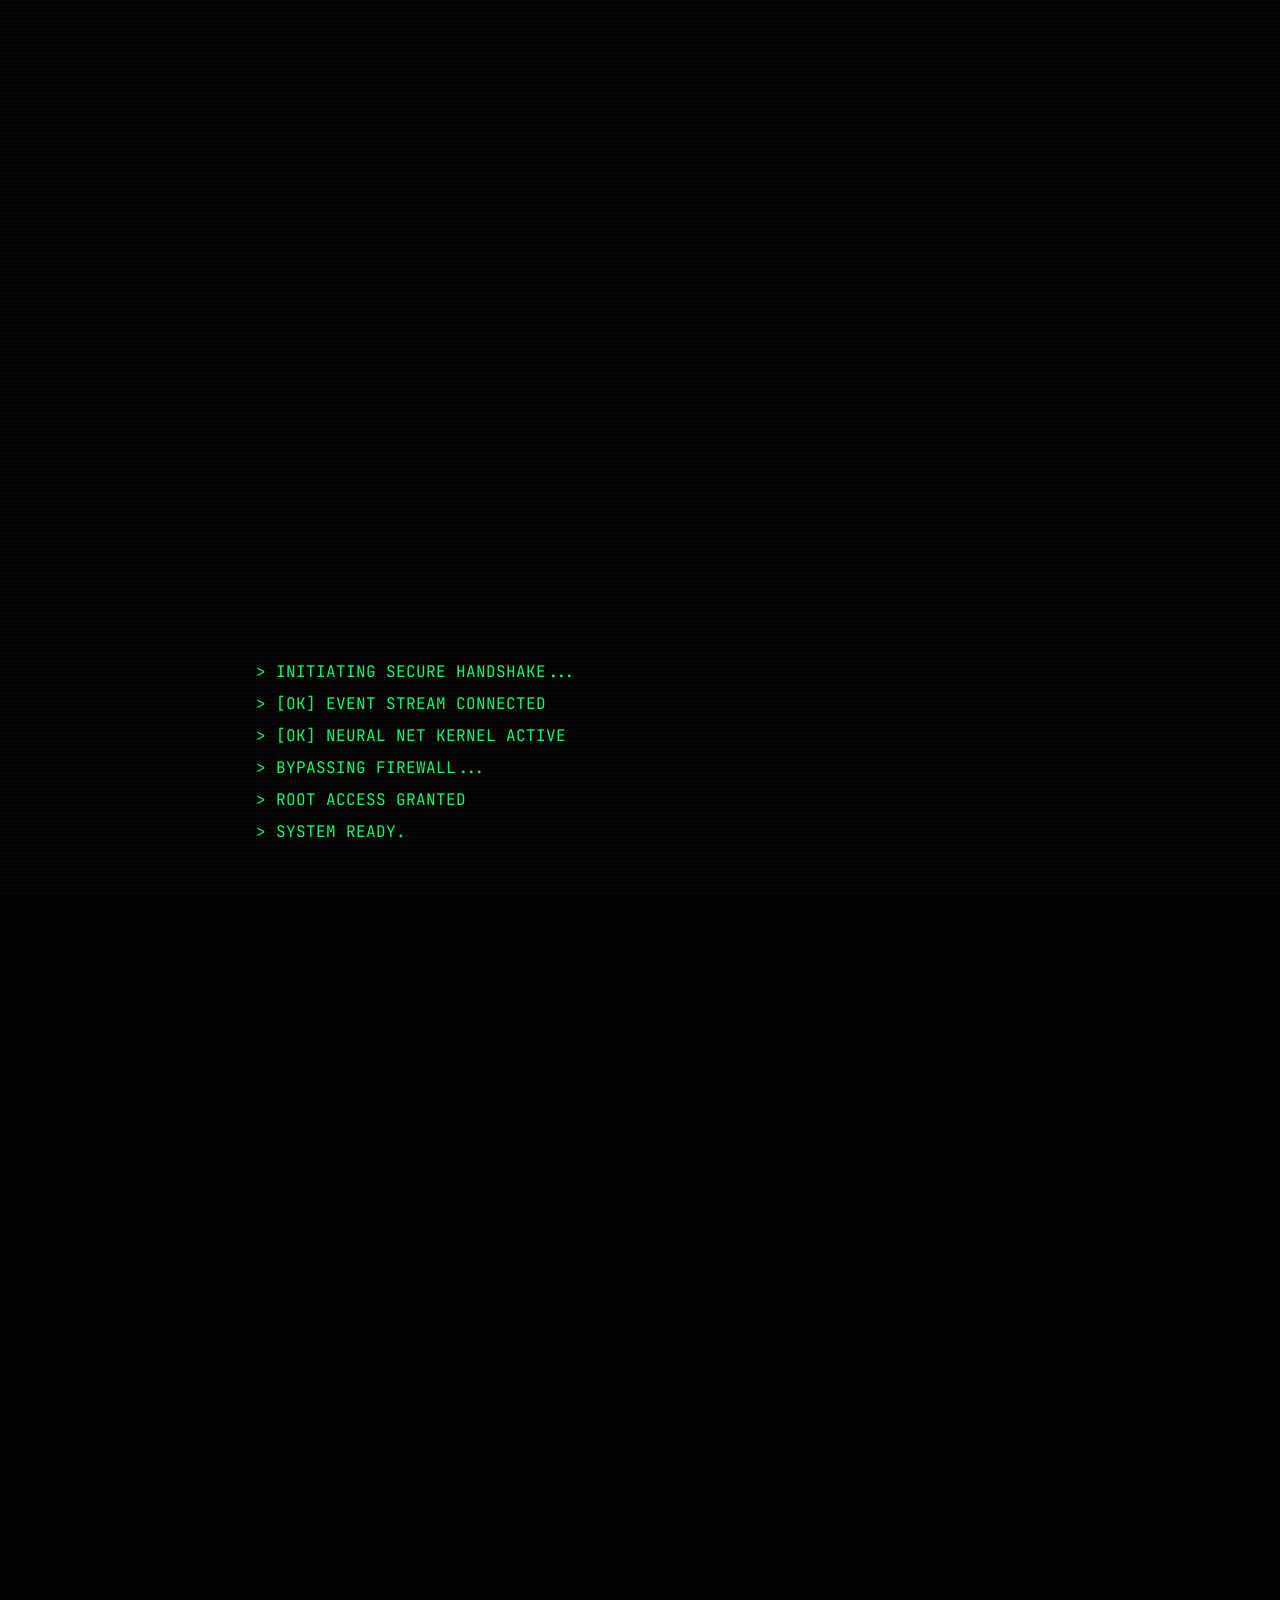
<file: index.html>
<!doctype html>
<html lang="en">

<head>
  <meta charset="UTF-8" />
  <link rel="icon" type="image/svg+xml" href="./favicon.svg" />
  <meta name="viewport" content="width=device-width, initial-scale=1.0" />
  <title>Deepanshu Srivastava Resume</title>
  <script type="module" crossorigin src="./assets/index-4dyptYTr.js"></script>
  <link rel="stylesheet" crossorigin href="./assets/index-Crv8pcF-.css">
</head>

<body>
  <div id="root"></div>
</body>

</html>
</file>
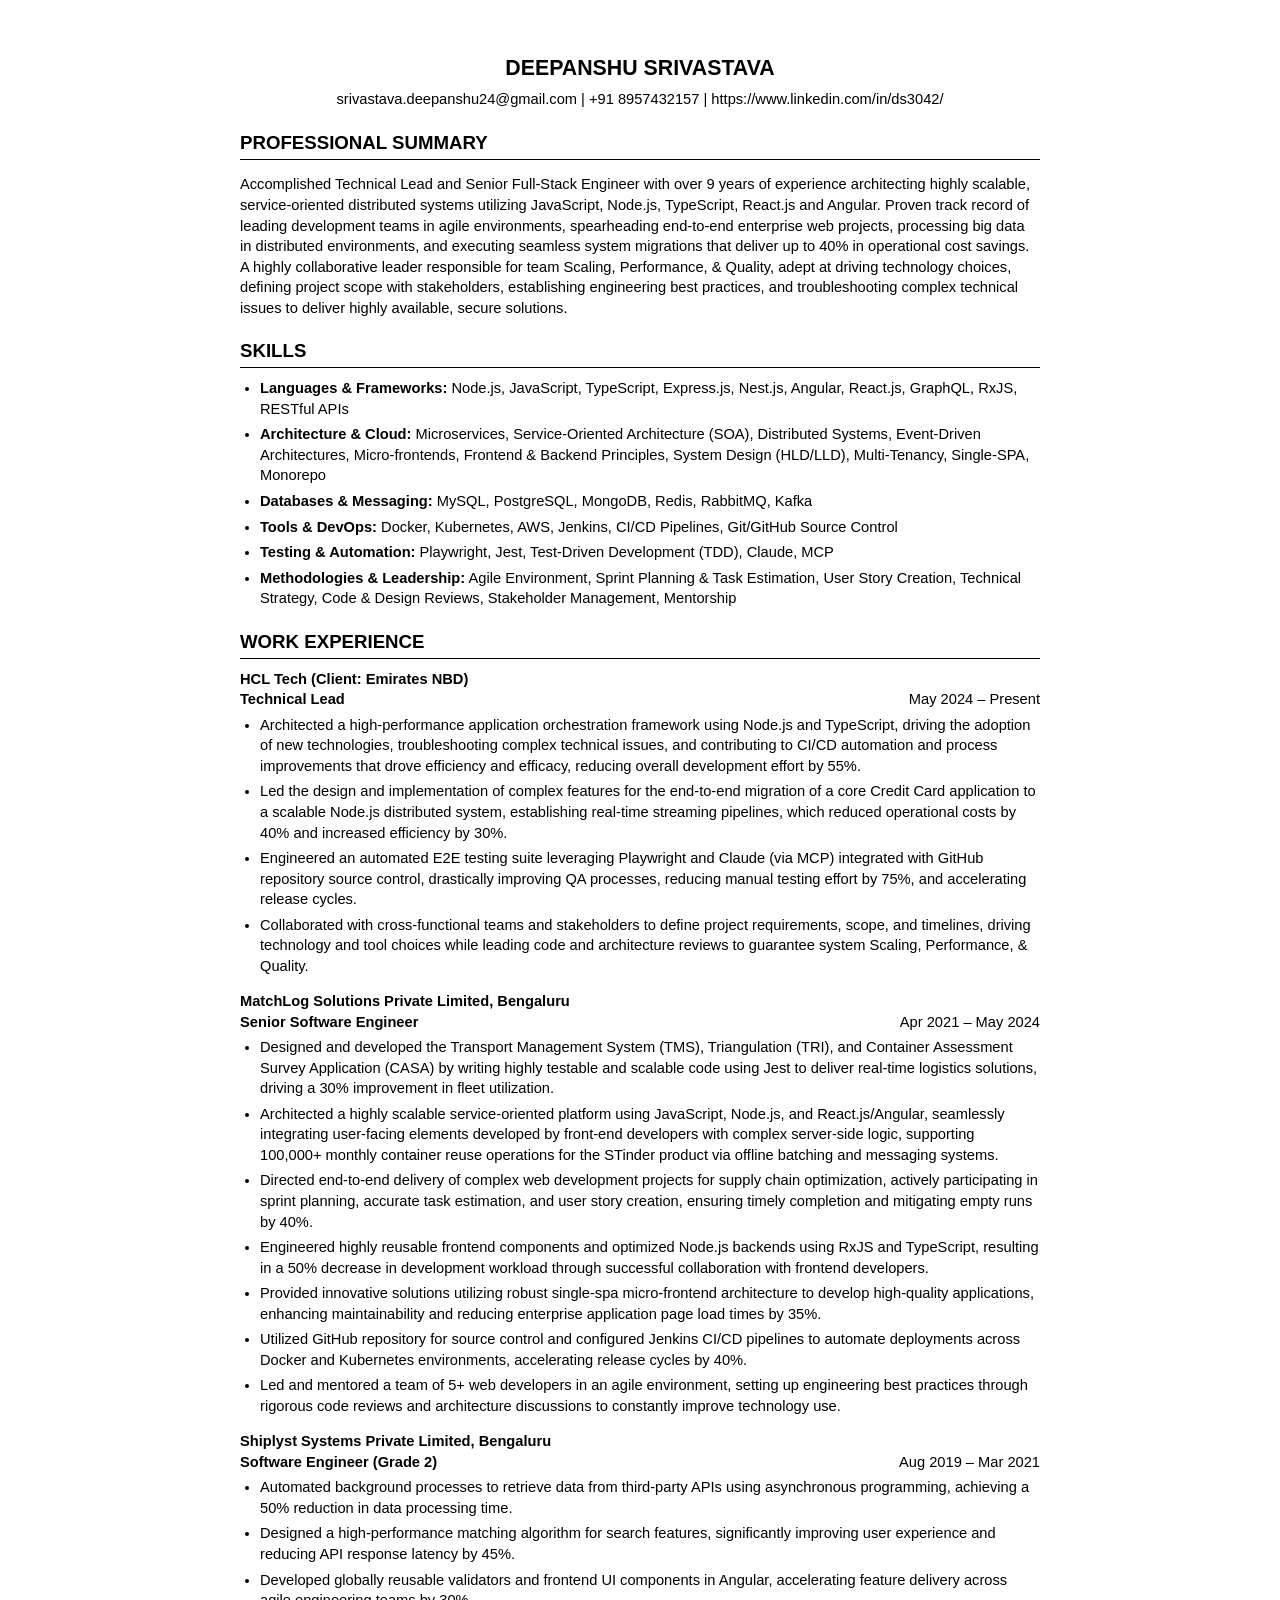
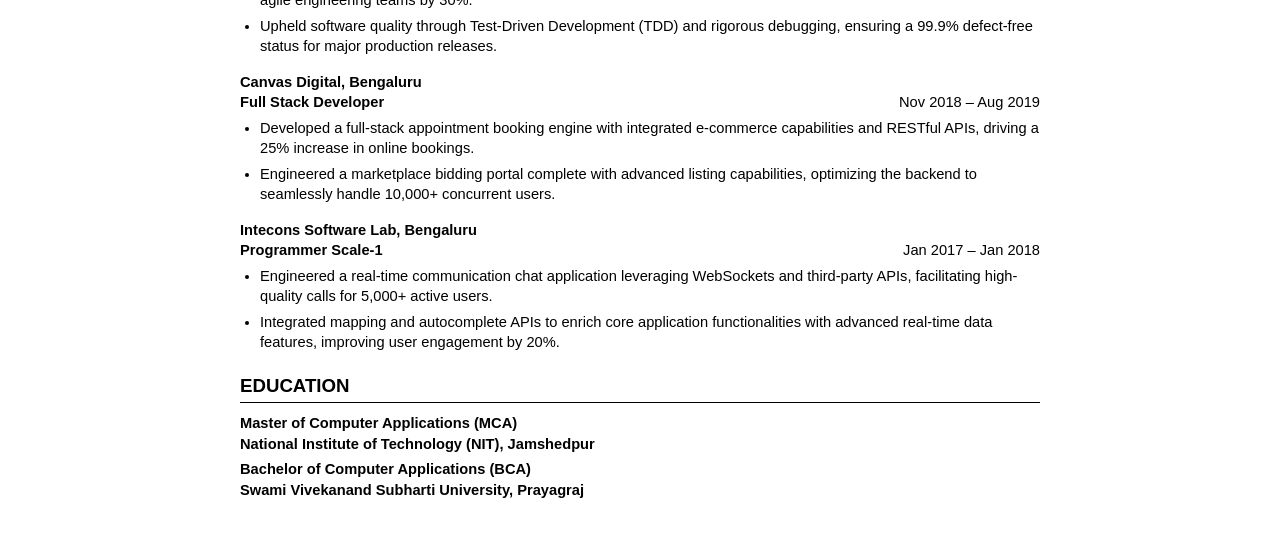
<file: Deepanshu_Srivastava_Resume.html>
<!DOCTYPE html>
<html>
<head>
    <style>
        body {
            font-family: Arial, sans-serif;
            font-size: 11pt;
            line-height: 1.4;
            color: #000;
            max-width: 800px;
            margin: 0 auto;
            padding: 40px;
        }
        h1 {
            font-size: 16pt;
            text-align: center;
            margin-bottom: 5px;
            text-transform: uppercase;
        }
        .contact-info {
            text-align: center;
            margin-bottom: 20px;
            font-size: 11pt;
        }
        h2 {
            font-size: 14pt;
            border-bottom: 1px solid #000;
            padding-bottom: 3px;
            margin-top: 20px;
            margin-bottom: 10px;
            text-transform: uppercase;
        }
        ul {
            margin-top: 5px;
            margin-bottom: 15px;
            padding-left: 20px;
        }
        li {
            margin-bottom: 5px;
        }
        .job-title {
            font-weight: bold;
        }
        .company {
            font-weight: bold;
        }
        .date {
            float: right;
        }
        .job-header {
            margin-bottom: 5px;
        }
    </style>
</head>
<body>
    <h1>Deepanshu Srivastava</h1>
    <div class="contact-info">
        srivastava.deepanshu24@gmail.com | +91 8957432157 | https://www.linkedin.com/in/ds3042/
    </div>

    <h2>Professional Summary</h2>
    <p>Accomplished Technical Lead and Senior Full-Stack Engineer with over 9 years of experience architecting highly scalable, service-oriented distributed systems utilizing JavaScript, Node.js, TypeScript, React.js and Angular. Proven track record of leading development teams in agile environments, spearheading end-to-end enterprise web projects, processing big data in distributed environments, and executing seamless system migrations that deliver up to 40% in operational cost savings. A highly collaborative leader responsible for team Scaling, Performance, & Quality, adept at driving technology choices, defining project scope with stakeholders, establishing engineering best practices, and troubleshooting complex technical issues to deliver highly available, secure solutions.</p>

    <h2>Skills</h2>
    <ul>
        <li><strong>Languages & Frameworks:</strong> Node.js, JavaScript, TypeScript, Express.js, Nest.js, Angular, React.js, GraphQL, RxJS, RESTful APIs</li>
        <li><strong>Architecture & Cloud:</strong> Microservices, Service-Oriented Architecture (SOA), Distributed Systems, Event-Driven Architectures, Micro-frontends, Frontend & Backend Principles, System Design (HLD/LLD), Multi-Tenancy, Single-SPA, Monorepo</li>
        <li><strong>Databases & Messaging:</strong> MySQL, PostgreSQL, MongoDB, Redis, RabbitMQ, Kafka</li>
        <li><strong>Tools & DevOps:</strong> Docker, Kubernetes, AWS, Jenkins, CI/CD Pipelines, Git/GitHub Source Control</li>
        <li><strong>Testing & Automation:</strong> Playwright, Jest, Test-Driven Development (TDD), Claude, MCP</li>
        <li><strong>Methodologies & Leadership:</strong> Agile Environment, Sprint Planning & Task Estimation, User Story Creation, Technical Strategy, Code & Design Reviews, Stakeholder Management, Mentorship</li>
    </ul>

    <h2>Work Experience</h2>

    <div class="job-header">
        <span class="company">HCL Tech (Client: Emirates NBD)</span><br/>
        <span class="job-title">Technical Lead</span> <span class="date">May 2024 – Present</span>
    </div>
    <ul>
        <li>Architected a high-performance application orchestration framework using Node.js and TypeScript, driving the adoption of new technologies, troubleshooting complex technical issues, and contributing to CI/CD automation and process improvements that drove efficiency and efficacy, reducing overall development effort by 55%.</li>
        <li>Led the design and implementation of complex features for the end-to-end migration of a core Credit Card application to a scalable Node.js distributed system, establishing real-time streaming pipelines, which reduced operational costs by 40% and increased efficiency by 30%.</li>
        <li>Engineered an automated E2E testing suite leveraging Playwright and Claude (via MCP) integrated with GitHub repository source control, drastically improving QA processes, reducing manual testing effort by 75%, and accelerating release cycles.</li>
        <li>Collaborated with cross-functional teams and stakeholders to define project requirements, scope, and timelines, driving technology and tool choices while leading code and architecture reviews to guarantee system Scaling, Performance, & Quality.</li>
    </ul>

    <div class="job-header">
        <span class="company">MatchLog Solutions Private Limited, Bengaluru</span><br/>
        <span class="job-title">Senior Software Engineer</span> <span class="date">Apr 2021 – May 2024</span>
    </div>
    <ul>
        <li>Designed and developed the Transport Management System (TMS), Triangulation (TRI), and Container Assessment Survey Application (CASA) by writing highly testable and scalable code using Jest to deliver real-time logistics solutions, driving a 30% improvement in fleet utilization.</li>
        <li>Architected a highly scalable service-oriented platform using JavaScript, Node.js, and React.js/Angular, seamlessly integrating user-facing elements developed by front-end developers with complex server-side logic, supporting 100,000+ monthly container reuse operations for the STinder product via offline batching and messaging systems.</li>
        <li>Directed end-to-end delivery of complex web development projects for supply chain optimization, actively participating in sprint planning, accurate task estimation, and user story creation, ensuring timely completion and mitigating empty runs by 40%.</li>
        <li>Engineered highly reusable frontend components and optimized Node.js backends using RxJS and TypeScript, resulting in a 50% decrease in development workload through successful collaboration with frontend developers.</li>
        <li>Provided innovative solutions utilizing robust single-spa micro-frontend architecture to develop high-quality applications, enhancing maintainability and reducing enterprise application page load times by 35%.</li>
        <li>Utilized GitHub repository for source control and configured Jenkins CI/CD pipelines to automate deployments across Docker and Kubernetes environments, accelerating release cycles by 40%.</li>
        <li>Led and mentored a team of 5+ web developers in an agile environment, setting up engineering best practices through rigorous code reviews and architecture discussions to constantly improve technology use.</li>
    </ul>

    <div class="job-header">
        <span class="company">Shiplyst Systems Private Limited, Bengaluru</span><br/>
        <span class="job-title">Software Engineer (Grade 2)</span> <span class="date">Aug 2019 – Mar 2021</span>
    </div>
    <ul>
        <li>Automated background processes to retrieve data from third-party APIs using asynchronous programming, achieving a 50% reduction in data processing time.</li>
        <li>Designed a high-performance matching algorithm for search features, significantly improving user experience and reducing API response latency by 45%.</li>
        <li>Developed globally reusable validators and frontend UI components in Angular, accelerating feature delivery across agile engineering teams by 30%.</li>
        <li>Upheld software quality through Test-Driven Development (TDD) and rigorous debugging, ensuring a 99.9% defect-free status for major production releases.</li>
    </ul>

    <div class="job-header">
        <span class="company">Canvas Digital, Bengaluru</span><br/>
        <span class="job-title">Full Stack Developer</span> <span class="date">Nov 2018 – Aug 2019</span>
    </div>
    <ul>
        <li>Developed a full-stack appointment booking engine with integrated e-commerce capabilities and RESTful APIs, driving a 25% increase in online bookings.</li>
        <li>Engineered a marketplace bidding portal complete with advanced listing capabilities, optimizing the backend to seamlessly handle 10,000+ concurrent users.</li>
    </ul>

    <div class="job-header">
        <span class="company">Intecons Software Lab, Bengaluru</span><br/>
        <span class="job-title">Programmer Scale-1</span> <span class="date">Jan 2017 – Jan 2018</span>
    </div>
    <ul>
        <li>Engineered a real-time communication chat application leveraging WebSockets and third-party APIs, facilitating high-quality calls for 5,000+ active users.</li>
        <li>Integrated mapping and autocomplete APIs to enrich core application functionalities with advanced real-time data features, improving user engagement by 20%.</li>
    </ul>

    <h2>Education</h2>
    
    <div class="job-header">
        <span class="job-title">Master of Computer Applications (MCA)</span><br/>
        <span class="company">National Institute of Technology (NIT), Jamshedpur</span>
    </div>
    <div class="job-header">
        <span class="job-title">Bachelor of Computer Applications (BCA)</span><br/>
        <span class="company">Swami Vivekanand Subharti University, Prayagraj</span>
    </div>

</body>
</html>
</file>
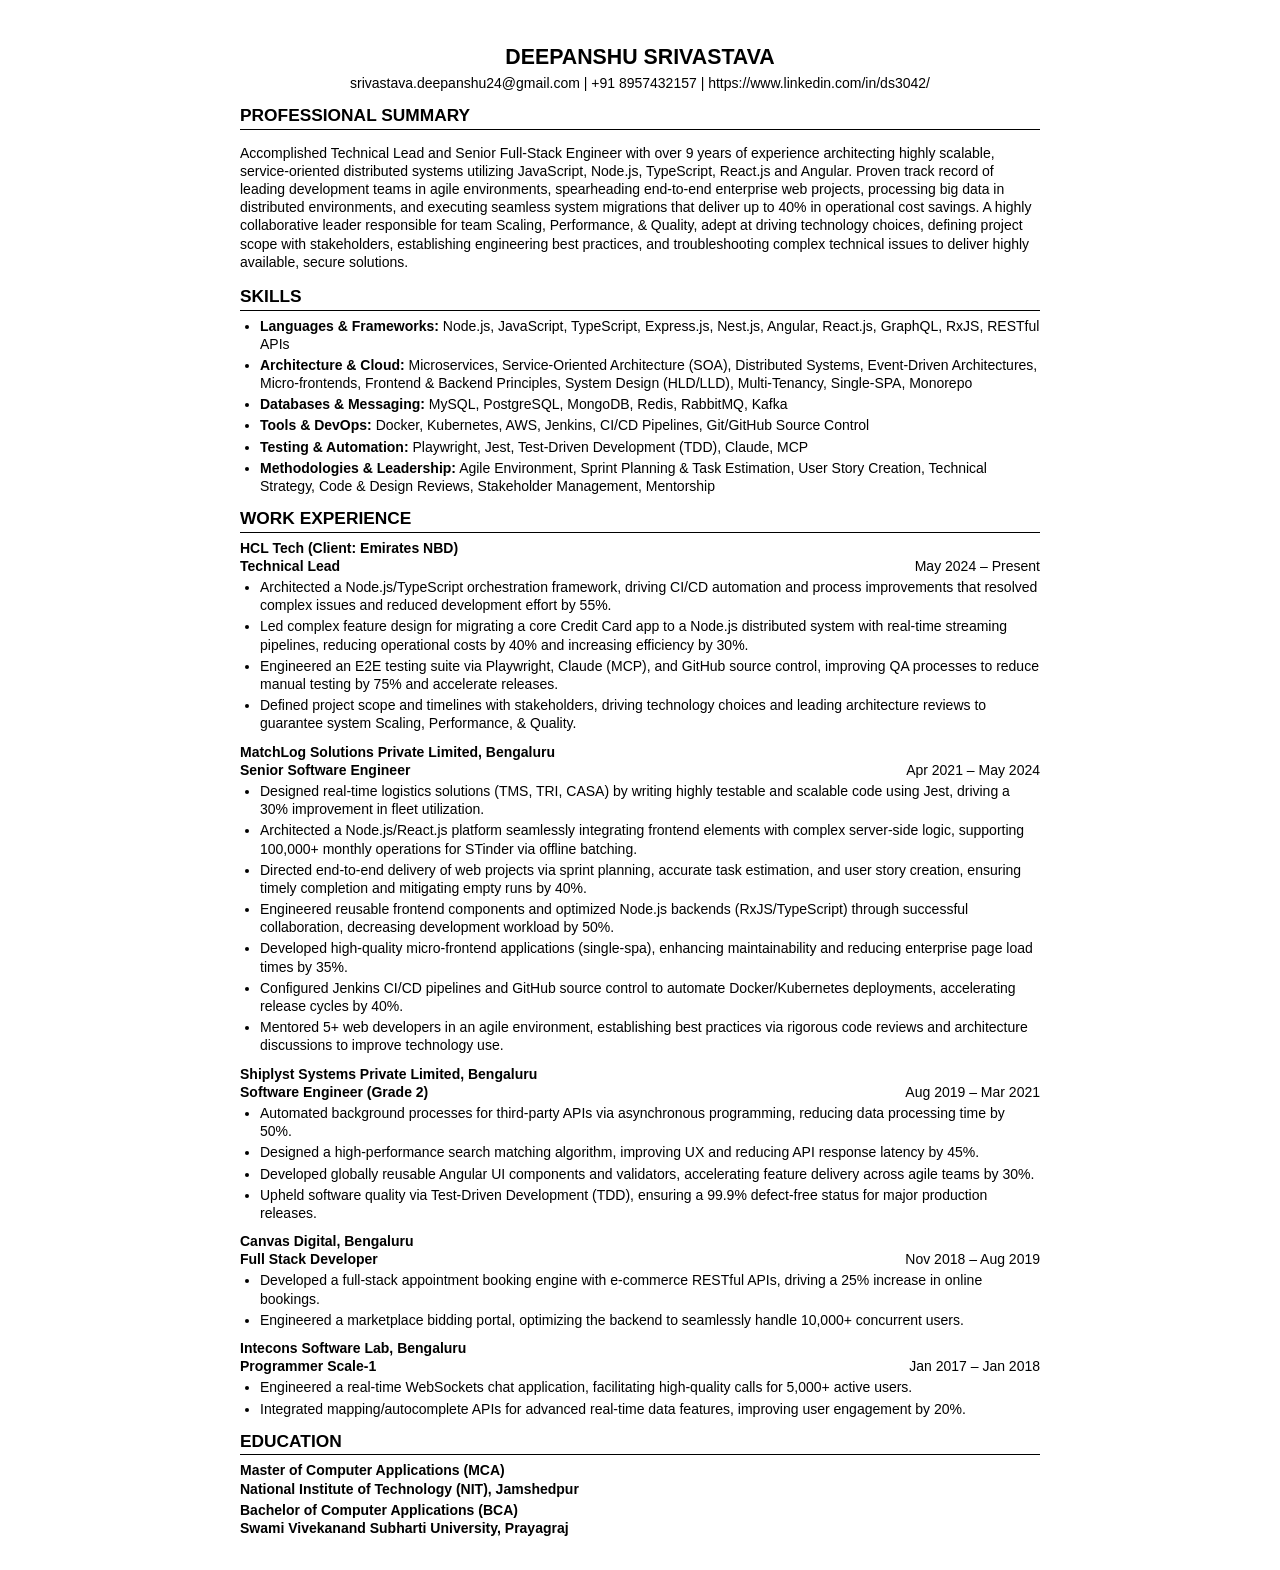
<file: Deepanshu_Srivastava_Resume_2Page.html>
<!DOCTYPE html>
<html>
<head>
    <style>
        body {
            font-family: Arial, sans-serif;
            font-size: 10.5pt;
            line-height: 1.3;
            color: #000;
            max-width: 800px;
            margin: 0 auto;
            padding: 30px;
        }
        h1 {
            font-size: 16pt;
            text-align: center;
            margin-bottom: 2px;
            text-transform: uppercase;
        }
        .contact-info {
            text-align: center;
            margin-bottom: 12px;
            font-size: 10.5pt;
        }
        h2 {
            font-size: 13pt;
            border-bottom: 1px solid #000;
            padding-bottom: 2px;
            margin-top: 12px;
            margin-bottom: 6px;
            text-transform: uppercase;
        }
        ul {
            margin-top: 3px;
            margin-bottom: 10px;
            padding-left: 20px;
        }
        li {
            margin-bottom: 3px;
        }
        .job-title {
            font-weight: bold;
        }
        .company {
            font-weight: bold;
        }
        .date {
            float: right;
        }
        .job-header {
            margin-bottom: 3px;
        }
    </style>
</head>
<body>
    <h1>Deepanshu Srivastava</h1>
    <div class="contact-info">
        srivastava.deepanshu24@gmail.com | +91 8957432157 | https://www.linkedin.com/in/ds3042/
    </div>

    <h2>Professional Summary</h2>
    <p>Accomplished Technical Lead and Senior Full-Stack Engineer with over 9 years of experience architecting highly scalable, service-oriented distributed systems utilizing JavaScript, Node.js, TypeScript, React.js and Angular. Proven track record of leading development teams in agile environments, spearheading end-to-end enterprise web projects, processing big data in distributed environments, and executing seamless system migrations that deliver up to 40% in operational cost savings. A highly collaborative leader responsible for team Scaling, Performance, & Quality, adept at driving technology choices, defining project scope with stakeholders, establishing engineering best practices, and troubleshooting complex technical issues to deliver highly available, secure solutions.</p>

    <h2>Skills</h2>
    <ul>
        <li><strong>Languages & Frameworks:</strong> Node.js, JavaScript, TypeScript, Express.js, Nest.js, Angular, React.js, GraphQL, RxJS, RESTful APIs</li>
        <li><strong>Architecture & Cloud:</strong> Microservices, Service-Oriented Architecture (SOA), Distributed Systems, Event-Driven Architectures, Micro-frontends, Frontend & Backend Principles, System Design (HLD/LLD), Multi-Tenancy, Single-SPA, Monorepo</li>
        <li><strong>Databases & Messaging:</strong> MySQL, PostgreSQL, MongoDB, Redis, RabbitMQ, Kafka</li>
        <li><strong>Tools & DevOps:</strong> Docker, Kubernetes, AWS, Jenkins, CI/CD Pipelines, Git/GitHub Source Control</li>
        <li><strong>Testing & Automation:</strong> Playwright, Jest, Test-Driven Development (TDD), Claude, MCP</li>
        <li><strong>Methodologies & Leadership:</strong> Agile Environment, Sprint Planning & Task Estimation, User Story Creation, Technical Strategy, Code & Design Reviews, Stakeholder Management, Mentorship</li>
    </ul>

    <h2>Work Experience</h2>

    <div class="job-header">
        <span class="company">HCL Tech (Client: Emirates NBD)</span><br/>
        <span class="job-title">Technical Lead</span> <span class="date">May 2024 – Present</span>
    </div>
    <ul>
        <li>Architected a Node.js/TypeScript orchestration framework, driving CI/CD automation and process improvements that resolved complex issues and reduced development effort by 55%.</li>
        <li>Led complex feature design for migrating a core Credit Card app to a Node.js distributed system with real-time streaming pipelines, reducing operational costs by 40% and increasing efficiency by 30%.</li>
        <li>Engineered an E2E testing suite via Playwright, Claude (MCP), and GitHub source control, improving QA processes to reduce manual testing by 75% and accelerate releases.</li>
        <li>Defined project scope and timelines with stakeholders, driving technology choices and leading architecture reviews to guarantee system Scaling, Performance, & Quality.</li>
    </ul>

    <div class="job-header">
        <span class="company">MatchLog Solutions Private Limited, Bengaluru</span><br/>
        <span class="job-title">Senior Software Engineer</span> <span class="date">Apr 2021 – May 2024</span>
    </div>
    <ul>
        <li>Designed real-time logistics solutions (TMS, TRI, CASA) by writing highly testable and scalable code using Jest, driving a 30% improvement in fleet utilization.</li>
        <li>Architected a Node.js/React.js platform seamlessly integrating frontend elements with complex server-side logic, supporting 100,000+ monthly operations for STinder via offline batching.</li>
        <li>Directed end-to-end delivery of web projects via sprint planning, accurate task estimation, and user story creation, ensuring timely completion and mitigating empty runs by 40%.</li>
        <li>Engineered reusable frontend components and optimized Node.js backends (RxJS/TypeScript) through successful collaboration, decreasing development workload by 50%.</li>
        <li>Developed high-quality micro-frontend applications (single-spa), enhancing maintainability and reducing enterprise page load times by 35%.</li>
        <li>Configured Jenkins CI/CD pipelines and GitHub source control to automate Docker/Kubernetes deployments, accelerating release cycles by 40%.</li>
        <li>Mentored 5+ web developers in an agile environment, establishing best practices via rigorous code reviews and architecture discussions to improve technology use.</li>
    </ul>

    <div class="job-header">
        <span class="company">Shiplyst Systems Private Limited, Bengaluru</span><br/>
        <span class="job-title">Software Engineer (Grade 2)</span> <span class="date">Aug 2019 – Mar 2021</span>
    </div>
    <ul>
        <li>Automated background processes for third-party APIs via asynchronous programming, reducing data processing time by 50%.</li>
        <li>Designed a high-performance search matching algorithm, improving UX and reducing API response latency by 45%.</li>
        <li>Developed globally reusable Angular UI components and validators, accelerating feature delivery across agile teams by 30%.</li>
        <li>Upheld software quality via Test-Driven Development (TDD), ensuring a 99.9% defect-free status for major production releases.</li>
    </ul>

    <div class="job-header">
        <span class="company">Canvas Digital, Bengaluru</span><br/>
        <span class="job-title">Full Stack Developer</span> <span class="date">Nov 2018 – Aug 2019</span>
    </div>
    <ul>
        <li>Developed a full-stack appointment booking engine with e-commerce RESTful APIs, driving a 25% increase in online bookings.</li>
        <li>Engineered a marketplace bidding portal, optimizing the backend to seamlessly handle 10,000+ concurrent users.</li>
    </ul>

    <div class="job-header">
        <span class="company">Intecons Software Lab, Bengaluru</span><br/>
        <span class="job-title">Programmer Scale-1</span> <span class="date">Jan 2017 – Jan 2018</span>
    </div>
    <ul>
        <li>Engineered a real-time WebSockets chat application, facilitating high-quality calls for 5,000+ active users.</li>
        <li>Integrated mapping/autocomplete APIs for advanced real-time data features, improving user engagement by 20%.</li>
    </ul>

    <h2>Education</h2>
    
    <div class="job-header">
        <span class="job-title">Master of Computer Applications (MCA)</span><br/>
        <span class="company">National Institute of Technology (NIT), Jamshedpur</span>
    </div>
    <div class="job-header">
        <span class="job-title">Bachelor of Computer Applications (BCA)</span><br/>
        <span class="company">Swami Vivekanand Subharti University, Prayagraj</span>
    </div>

</body>
</html>
</file>
<file: assets/index-Crv8pcF-.css>
@import "https://fonts.googleapis.com/css2?family=Inter:wght@300;400;500;600;700&family=JetBrains+Mono:wght@400;700&display=swap";@layer components;@layer properties{@supports (((-webkit-hyphens:none)) and (not (margin-trim:inline))) or ((-moz-orient:inline) and (not (color:rgb(from red r g b)))){*,:before,:after,::backdrop{--tw-translate-x:0;--tw-translate-y:0;--tw-translate-z:0;--tw-scale-x:1;--tw-scale-y:1;--tw-scale-z:1;--tw-rotate-x:initial;--tw-rotate-y:initial;--tw-rotate-z:initial;--tw-skew-x:initial;--tw-skew-y:initial;--tw-space-y-reverse:0;--tw-border-style:solid;--tw-gradient-position:initial;--tw-gradient-from:#0000;--tw-gradient-via:#0000;--tw-gradient-to:#0000;--tw-gradient-stops:initial;--tw-gradient-via-stops:initial;--tw-gradient-from-position:0%;--tw-gradient-via-position:50%;--tw-gradient-to-position:100%;--tw-leading:initial;--tw-font-weight:initial;--tw-tracking:initial;--tw-shadow:0 0 #0000;--tw-shadow-color:initial;--tw-shadow-alpha:100%;--tw-inset-shadow:0 0 #0000;--tw-inset-shadow-color:initial;--tw-inset-shadow-alpha:100%;--tw-ring-color:initial;--tw-ring-shadow:0 0 #0000;--tw-inset-ring-color:initial;--tw-inset-ring-shadow:0 0 #0000;--tw-ring-inset:initial;--tw-ring-offset-width:0px;--tw-ring-offset-color:#fff;--tw-ring-offset-shadow:0 0 #0000;--tw-blur:initial;--tw-brightness:initial;--tw-contrast:initial;--tw-grayscale:initial;--tw-hue-rotate:initial;--tw-invert:initial;--tw-opacity:initial;--tw-saturate:initial;--tw-sepia:initial;--tw-drop-shadow:initial;--tw-drop-shadow-color:initial;--tw-drop-shadow-alpha:100%;--tw-drop-shadow-size:initial;--tw-backdrop-blur:initial;--tw-backdrop-brightness:initial;--tw-backdrop-contrast:initial;--tw-backdrop-grayscale:initial;--tw-backdrop-hue-rotate:initial;--tw-backdrop-invert:initial;--tw-backdrop-opacity:initial;--tw-backdrop-saturate:initial;--tw-backdrop-sepia:initial;--tw-duration:initial;--tw-ease:initial;--tw-content:""}}}@layer theme{:root,:host{--font-sans:"Inter", sans-serif;--font-mono:"JetBrains Mono", monospace;--color-black:#000;--color-white:#fff;--spacing:.25rem;--container-md:28rem;--container-lg:32rem;--container-2xl:42rem;--container-3xl:48rem;--container-4xl:56rem;--container-5xl:64rem;--container-6xl:72rem;--container-7xl:80rem;--text-xs:.75rem;--text-xs--line-height:calc(1 / .75);--text-sm:.875rem;--text-sm--line-height:calc(1.25 / .875);--text-base:1rem;--text-base--line-height:calc(1.5 / 1);--text-lg:1.125rem;--text-lg--line-height:calc(1.75 / 1.125);--text-xl:1.25rem;--text-xl--line-height:calc(1.75 / 1.25);--text-2xl:1.5rem;--text-2xl--line-height:calc(2 / 1.5);--text-3xl:1.875rem;--text-3xl--line-height:calc(2.25 / 1.875);--text-4xl:2.25rem;--text-4xl--line-height:calc(2.5 / 2.25);--text-5xl:3rem;--text-5xl--line-height:1;--text-6xl:3.75rem;--text-6xl--line-height:1;--text-7xl:4.5rem;--text-7xl--line-height:1;--text-8xl:6rem;--text-8xl--line-height:1;--text-9xl:8rem;--text-9xl--line-height:1;--font-weight-light:300;--font-weight-bold:700;--font-weight-extrabold:800;--tracking-tighter:-.05em;--tracking-tight:-.025em;--tracking-wider:.05em;--tracking-widest:.1em;--leading-tight:1.25;--leading-normal:1.5;--leading-relaxed:1.625;--radius-sm:.25rem;--radius-2xl:1rem;--ease-in:cubic-bezier(.4, 0, 1, 1);--ease-out:cubic-bezier(0, 0, .2, 1);--ease-in-out:cubic-bezier(.4, 0, .2, 1);--animate-ping:ping 1s cubic-bezier(0, 0, .2, 1) infinite;--animate-pulse:pulse 2s cubic-bezier(.4, 0, .6, 1) infinite;--blur-sm:8px;--blur-md:12px;--blur-xl:24px;--blur-3xl:64px;--default-transition-duration:.15s;--default-transition-timing-function:cubic-bezier(.4, 0, .2, 1);--default-font-family:var(--font-sans);--default-mono-font-family:var(--font-mono);--color-cyber-bg:#030305;--color-cyber-cyan:#0f6;--color-cyber-magenta:#7000ff}}@layer base{*,:after,:before,::backdrop{box-sizing:border-box;border:0 solid;margin:0;padding:0}::file-selector-button{box-sizing:border-box;border:0 solid;margin:0;padding:0}html,:host{-webkit-text-size-adjust:100%;tab-size:4;line-height:1.5;font-family:var(--default-font-family,ui-sans-serif, system-ui, sans-serif, "Apple Color Emoji", "Segoe UI Emoji", "Segoe UI Symbol", "Noto Color Emoji");font-feature-settings:var(--default-font-feature-settings,normal);font-variation-settings:var(--default-font-variation-settings,normal);-webkit-tap-highlight-color:transparent}hr{height:0;color:inherit;border-top-width:1px}abbr:where([title]){-webkit-text-decoration:underline dotted;text-decoration:underline dotted}h1,h2,h3,h4,h5,h6{font-size:inherit;font-weight:inherit}a{color:inherit;-webkit-text-decoration:inherit;-webkit-text-decoration:inherit;-webkit-text-decoration:inherit;-webkit-text-decoration:inherit;text-decoration:inherit}b,strong{font-weight:bolder}code,kbd,samp,pre{font-family:var(--default-mono-font-family,ui-monospace, SFMono-Regular, Menlo, Monaco, Consolas, "Liberation Mono", "Courier New", monospace);font-feature-settings:var(--default-mono-font-feature-settings,normal);font-variation-settings:var(--default-mono-font-variation-settings,normal);font-size:1em}small{font-size:80%}sub,sup{vertical-align:baseline;font-size:75%;line-height:0;position:relative}sub{bottom:-.25em}sup{top:-.5em}table{text-indent:0;border-color:inherit;border-collapse:collapse}:-moz-focusring{outline:auto}progress{vertical-align:baseline}summary{display:list-item}ol,ul,menu{list-style:none}img,svg,video,canvas,audio,iframe,embed,object{vertical-align:middle;display:block}img,video{max-width:100%;height:auto}button,input,select,optgroup,textarea{font:inherit;font-feature-settings:inherit;font-variation-settings:inherit;letter-spacing:inherit;color:inherit;opacity:1;background-color:#0000;border-radius:0}::file-selector-button{font:inherit;font-feature-settings:inherit;font-variation-settings:inherit;letter-spacing:inherit;color:inherit;opacity:1;background-color:#0000;border-radius:0}:where(select:is([multiple],[size])) optgroup{font-weight:bolder}:where(select:is([multiple],[size])) optgroup option{padding-inline-start:20px}::file-selector-button{margin-inline-end:4px}::placeholder{opacity:1}@supports (not ((-webkit-appearance:-apple-pay-button))) or (contain-intrinsic-size:1px){::placeholder{color:currentColor}@supports (color:color-mix(in lab, red, red)){::placeholder{color:color-mix(in oklab, currentcolor 50%, transparent)}}}textarea{resize:vertical}::-webkit-search-decoration{-webkit-appearance:none}::-webkit-date-and-time-value{min-height:1lh;text-align:inherit}::-webkit-datetime-edit{display:inline-flex}::-webkit-datetime-edit-fields-wrapper{padding:0}::-webkit-datetime-edit{padding-block:0}::-webkit-datetime-edit-year-field{padding-block:0}::-webkit-datetime-edit-month-field{padding-block:0}::-webkit-datetime-edit-day-field{padding-block:0}::-webkit-datetime-edit-hour-field{padding-block:0}::-webkit-datetime-edit-minute-field{padding-block:0}::-webkit-datetime-edit-second-field{padding-block:0}::-webkit-datetime-edit-millisecond-field{padding-block:0}::-webkit-datetime-edit-meridiem-field{padding-block:0}::-webkit-calendar-picker-indicator{line-height:1}:-moz-ui-invalid{box-shadow:none}button,input:where([type=button],[type=reset],[type=submit]){appearance:button}::file-selector-button{appearance:button}::-webkit-inner-spin-button{height:auto}::-webkit-outer-spin-button{height:auto}[hidden]:where(:not([hidden=until-found])){display:none!important}}@layer utilities{.pointer-events-auto{pointer-events:auto}.pointer-events-none{pointer-events:none}.invisible{visibility:hidden}.visible{visibility:visible}.absolute{position:absolute}.fixed{position:fixed}.relative{position:relative}.inset-0{inset:0}.inset-2{inset:calc(var(--spacing) * 2)}.-top-4{top:calc(var(--spacing) * -4)}.-top-10{top:calc(var(--spacing) * -10)}.top-0{top:0}.top-1\/2{top:50%}.top-4{top:calc(var(--spacing) * 4)}.-right-4{right:calc(var(--spacing) * -4)}.-right-10{right:calc(var(--spacing) * -10)}.right-4{right:calc(var(--spacing) * 4)}.-bottom-4{bottom:calc(var(--spacing) * -4)}.-bottom-10{bottom:calc(var(--spacing) * -10)}.bottom-0{bottom:0}.bottom-4{bottom:calc(var(--spacing) * 4)}.-left-4{left:calc(var(--spacing) * -4)}.-left-6{left:calc(var(--spacing) * -6)}.-left-10{left:calc(var(--spacing) * -10)}.left-0{left:0}.left-1\/2{left:50%}.z-0{z-index:0}.z-10{z-index:10}.z-20{z-index:20}.z-30{z-index:30}.z-40{z-index:40}.z-50{z-index:50}.z-\[100\]{z-index:100}.z-\[150\]{z-index:150}.z-\[200\]{z-index:200}.z-\[9998\]{z-index:9998}.z-\[9999\]{z-index:9999}.z-\[99999\]{z-index:99999}.container{width:100%}@media (width>=40rem){.container{max-width:40rem}}@media (width>=48rem){.container{max-width:48rem}}@media (width>=64rem){.container{max-width:64rem}}@media (width>=80rem){.container{max-width:80rem}}@media (width>=96rem){.container{max-width:96rem}}.mx-auto{margin-inline:auto}.-mt-2{margin-top:calc(var(--spacing) * -2)}.-mt-4{margin-top:calc(var(--spacing) * -4)}.mt-0\.5{margin-top:calc(var(--spacing) * .5)}.mt-1{margin-top:var(--spacing)}.mt-2{margin-top:calc(var(--spacing) * 2)}.mt-3{margin-top:calc(var(--spacing) * 3)}.mt-4{margin-top:calc(var(--spacing) * 4)}.mt-6{margin-top:calc(var(--spacing) * 6)}.mt-8{margin-top:calc(var(--spacing) * 8)}.mt-auto{margin-top:auto}.mr-2{margin-right:calc(var(--spacing) * 2)}.mb-0\.5{margin-bottom:calc(var(--spacing) * .5)}.mb-1{margin-bottom:var(--spacing)}.mb-2{margin-bottom:calc(var(--spacing) * 2)}.mb-4{margin-bottom:calc(var(--spacing) * 4)}.mb-6{margin-bottom:calc(var(--spacing) * 6)}.mb-8{margin-bottom:calc(var(--spacing) * 8)}.mb-12{margin-bottom:calc(var(--spacing) * 12)}.mb-16{margin-bottom:calc(var(--spacing) * 16)}.-ml-2{margin-left:calc(var(--spacing) * -2)}.-ml-4{margin-left:calc(var(--spacing) * -4)}.block{display:block}.flex{display:flex}.grid{display:grid}.hidden{display:none}.inline-block{display:inline-block}.inline-flex{display:inline-flex}.h-0{height:0}.h-1{height:var(--spacing)}.h-1\.5{height:calc(var(--spacing) * 1.5)}.h-2{height:calc(var(--spacing) * 2)}.h-3{height:calc(var(--spacing) * 3)}.h-4{height:calc(var(--spacing) * 4)}.h-5{height:calc(var(--spacing) * 5)}.h-6{height:calc(var(--spacing) * 6)}.h-8{height:calc(var(--spacing) * 8)}.h-10{height:calc(var(--spacing) * 10)}.h-16{height:calc(var(--spacing) * 16)}.h-32{height:calc(var(--spacing) * 32)}.h-40{height:calc(var(--spacing) * 40)}.h-44{height:calc(var(--spacing) * 44)}.h-64{height:calc(var(--spacing) * 64)}.h-\[1px\]{height:1px}.h-\[2px\]{height:2px}.h-\[80vh\]{height:80vh}.h-\[400px\]{height:400px}.h-full{height:100%}.min-h-\[90vh\]{min-height:90vh}.min-h-\[100dvh\]{min-height:100dvh}.min-h-\[400px\]{min-height:400px}.min-h-screen{min-height:100vh}.w-0{width:0}.w-1\.5{width:calc(var(--spacing) * 1.5)}.w-2{width:calc(var(--spacing) * 2)}.w-3{width:calc(var(--spacing) * 3)}.w-4{width:calc(var(--spacing) * 4)}.w-6{width:calc(var(--spacing) * 6)}.w-8{width:calc(var(--spacing) * 8)}.w-10{width:calc(var(--spacing) * 10)}.w-16{width:calc(var(--spacing) * 16)}.w-24{width:calc(var(--spacing) * 24)}.w-32{width:calc(var(--spacing) * 32)}.w-40{width:calc(var(--spacing) * 40)}.w-\[2px\]{width:2px}.w-full{width:100%}.max-w-2xl{max-width:var(--container-2xl)}.max-w-3xl{max-width:var(--container-3xl)}.max-w-4xl{max-width:var(--container-4xl)}.max-w-5xl{max-width:var(--container-5xl)}.max-w-6xl{max-width:var(--container-6xl)}.max-w-7xl{max-width:var(--container-7xl)}.max-w-lg{max-width:var(--container-lg)}.max-w-md{max-width:var(--container-md)}.flex-1{flex:1}.flex-shrink-0{flex-shrink:0}.origin-left{transform-origin:0}.-translate-x-\[1px\]{--tw-translate-x:calc(1px * -1);translate:var(--tw-translate-x) var(--tw-translate-y)}.-translate-y-1\/2{--tw-translate-y:calc(calc(1 / 2 * 100%) * -1);translate:var(--tw-translate-x) var(--tw-translate-y)}.-translate-y-2{--tw-translate-y:calc(var(--spacing) * -2);translate:var(--tw-translate-x) var(--tw-translate-y)}.translate-y-2{--tw-translate-y:calc(var(--spacing) * 2);translate:var(--tw-translate-x) var(--tw-translate-y)}.translate-y-full{--tw-translate-y:100%;translate:var(--tw-translate-x) var(--tw-translate-y)}.scale-0{--tw-scale-x:0%;--tw-scale-y:0%;--tw-scale-z:0%;scale:var(--tw-scale-x) var(--tw-scale-y)}.scale-\[25\]{scale:25}.-rotate-45{rotate:-45deg}.rotate-45{rotate:45deg}.transform{transform:var(--tw-rotate-x,) var(--tw-rotate-y,) var(--tw-rotate-z,) var(--tw-skew-x,) var(--tw-skew-y,)}.animate-\[spin_10s_linear_infinite\]{animation:10s linear infinite spin}.animate-\[spin_10s_linear_infinite_reverse\]{animation:10s linear infinite reverse spin}.animate-ping{animation:var(--animate-ping)}.animate-pulse{animation:var(--animate-pulse)}.cursor-crosshair{cursor:crosshair}.cursor-default{cursor:default}.cursor-pointer{cursor:pointer}.resize-none{resize:none}.grid-cols-1{grid-template-columns:repeat(1,minmax(0,1fr))}.grid-cols-2{grid-template-columns:repeat(2,minmax(0,1fr))}.flex-col{flex-direction:column}.flex-row{flex-direction:row}.flex-wrap{flex-wrap:wrap}.content-center{align-content:center}.items-center{align-items:center}.items-start{align-items:flex-start}.justify-between{justify-content:space-between}.justify-center{justify-content:center}.justify-end{justify-content:flex-end}.gap-1{gap:var(--spacing)}.gap-1\.5{gap:calc(var(--spacing) * 1.5)}.gap-2{gap:calc(var(--spacing) * 2)}.gap-3{gap:calc(var(--spacing) * 3)}.gap-4{gap:calc(var(--spacing) * 4)}.gap-6{gap:calc(var(--spacing) * 6)}.gap-8{gap:calc(var(--spacing) * 8)}.gap-12{gap:calc(var(--spacing) * 12)}:where(.space-y-1>:not(:last-child)){--tw-space-y-reverse:0;margin-block-start:calc(var(--spacing) * var(--tw-space-y-reverse));margin-block-end:calc(var(--spacing) * calc(1 - var(--tw-space-y-reverse)))}:where(.space-y-2>:not(:last-child)){--tw-space-y-reverse:0;margin-block-start:calc(calc(var(--spacing) * 2) * var(--tw-space-y-reverse));margin-block-end:calc(calc(var(--spacing) * 2) * calc(1 - var(--tw-space-y-reverse)))}:where(.space-y-3>:not(:last-child)){--tw-space-y-reverse:0;margin-block-start:calc(calc(var(--spacing) * 3) * var(--tw-space-y-reverse));margin-block-end:calc(calc(var(--spacing) * 3) * calc(1 - var(--tw-space-y-reverse)))}:where(.space-y-5>:not(:last-child)){--tw-space-y-reverse:0;margin-block-start:calc(calc(var(--spacing) * 5) * var(--tw-space-y-reverse));margin-block-end:calc(calc(var(--spacing) * 5) * calc(1 - var(--tw-space-y-reverse)))}:where(.space-y-6>:not(:last-child)){--tw-space-y-reverse:0;margin-block-start:calc(calc(var(--spacing) * 6) * var(--tw-space-y-reverse));margin-block-end:calc(calc(var(--spacing) * 6) * calc(1 - var(--tw-space-y-reverse)))}:where(.space-y-8>:not(:last-child)){--tw-space-y-reverse:0;margin-block-start:calc(calc(var(--spacing) * 8) * var(--tw-space-y-reverse));margin-block-end:calc(calc(var(--spacing) * 8) * calc(1 - var(--tw-space-y-reverse)))}.overflow-hidden{overflow:hidden}.overflow-x-auto{overflow-x:auto}.overflow-y-auto{overflow-y:auto}.rounded{border-radius:.25rem}.rounded-2xl{border-radius:var(--radius-2xl)}.rounded-full{border-radius:3.40282e38px}.rounded-sm{border-radius:var(--radius-sm)}.border{border-style:var(--tw-border-style);border-width:1px}.border-2{border-style:var(--tw-border-style);border-width:2px}.border-t{border-top-style:var(--tw-border-style);border-top-width:1px}.border-t-2{border-top-style:var(--tw-border-style);border-top-width:2px}.border-r-2{border-right-style:var(--tw-border-style);border-right-width:2px}.border-b{border-bottom-style:var(--tw-border-style);border-bottom-width:1px}.border-b-2{border-bottom-style:var(--tw-border-style);border-bottom-width:2px}.border-l{border-left-style:var(--tw-border-style);border-left-width:1px}.border-l-2{border-left-style:var(--tw-border-style);border-left-width:2px}.border-dashed{--tw-border-style:dashed;border-style:dashed}.border-\[\#00ff66\]{border-color:#0f6}.border-\[\#00ff66\]\/20{border-color:oklab(87.1766% -.215156 .136344/.2)}.border-\[\#00ff66\]\/30{border-color:oklab(87.1766% -.215156 .136344/.3)}.border-\[\#00ff66\]\/40{border-color:oklab(87.1766% -.215156 .136344/.4)}.border-\[\#00ff66\]\/50{border-color:oklab(87.1766% -.215156 .136344/.5)}.border-\[\#7000ff\]{border-color:#7000ff}.border-\[\#7000ff\]\/20{border-color:oklab(51.3555% .0937862 -.277611/.2)}.border-\[\#7000ff\]\/30{border-color:oklab(51.3555% .0937862 -.277611/.3)}.border-\[\#7000ff\]\/40{border-color:oklab(51.3555% .0937862 -.277611/.4)}.border-\[\#a0a0a0\]{border-color:#a0a0a0}.border-\[\#a0a0a0\]\/20{border-color:oklab(70.5757% -2.98023e-8 0/.2)}.border-\[\#ff003c\]{border-color:#ff003c}.border-\[\#ff003c\]\/20{border-color:oklab(63.1657% .236243 .094265/.2)}.border-transparent{border-color:#0000}.border-white\/10{border-color:#ffffff1a}@supports (color:color-mix(in lab, red, red)){.border-white\/10{border-color:color-mix(in oklab, var(--color-white) 10%, transparent)}}.border-white\/20{border-color:#fff3}@supports (color:color-mix(in lab, red, red)){.border-white\/20{border-color:color-mix(in oklab, var(--color-white) 20%, transparent)}}.bg-\[\#00ff66\]{background-color:#0f6}.bg-\[\#00ff66\]\/5{background-color:oklab(87.1766% -.215156 .136344/.05)}.bg-\[\#00ff66\]\/10{background-color:oklab(87.1766% -.215156 .136344/.1)}.bg-\[\#7000ff\]{background-color:#7000ff}.bg-\[\#7000ff\]\/5{background-color:oklab(51.3555% .0937862 -.277611/.05)}.bg-\[\#7000ff\]\/10{background-color:oklab(51.3555% .0937862 -.277611/.1)}.bg-\[\#7000ff\]\/20{background-color:oklab(51.3555% .0937862 -.277611/.2)}.bg-\[\#010101\]{background-color:#010101}.bg-\[\#030305\]{background-color:#030305}.bg-\[\#030305\]\/60{background-color:oklab(9.89012% .00209334 -.00792076/.6)}.bg-\[\#030305\]\/80{background-color:oklab(9.89012% .00209334 -.00792076/.8)}.bg-\[\#030305\]\/90{background-color:oklab(9.89012% .00209334 -.00792076/.9)}.bg-\[\#030305\]\/95{background-color:oklab(9.89012% .00209334 -.00792076/.95)}.bg-\[\#ff003c\]{background-color:#ff003c}.bg-black{background-color:var(--color-black)}.bg-transparent{background-color:#0000}.bg-white\/5{background-color:#ffffff0d}@supports (color:color-mix(in lab, red, red)){.bg-white\/5{background-color:color-mix(in oklab, var(--color-white) 5%, transparent)}}.bg-white\/20{background-color:#fff3}@supports (color:color-mix(in lab, red, red)){.bg-white\/20{background-color:color-mix(in oklab, var(--color-white) 20%, transparent)}}.bg-white\/50{background-color:#ffffff80}@supports (color:color-mix(in lab, red, red)){.bg-white\/50{background-color:color-mix(in oklab, var(--color-white) 50%, transparent)}}.bg-gradient-to-b{--tw-gradient-position:to bottom in oklab;background-image:linear-gradient(var(--tw-gradient-stops))}.bg-gradient-to-r{--tw-gradient-position:to right in oklab;background-image:linear-gradient(var(--tw-gradient-stops))}.bg-gradient-to-t{--tw-gradient-position:to top in oklab;background-image:linear-gradient(var(--tw-gradient-stops))}.bg-\[url\(\'data\:image\/svg\+xml\;base64\,PHN2ZyB3aWR0aD0iMjAiIGhlaWdodD0iMjAiIHhtbG5zPSJodHRwOi8vd3d3LnczLm9yZy8yMDAwL3N2ZyI\+PHRleHQgeD0iMCIgeT0iMTUiIGZpbGw9InJnYmEoMCwyNTUsMTAyLDAuMDMpIiBmb250LWZhbWlseT0ibW9ub3NwYWNlIiBmb250LXNpemU9IjEwIj4xPC90ZXh0Pjwvc3ZnPg\=\=\'\)\]{background-image:url([data-uri])}.bg-\[url\(\'data\:image\/svg\+xml\;base64\,PHN2ZyB3aWR0aD0iMjAiIGhlaWdodD0iMjAiIHhtbG5zPSJodHRwOi8vd3d3LnczLm9yZy8yMDAwL3N2ZyI\+PHRleHQgeD0iMCIgeT0iMTUiIGZpbGw9InJnYmEoMTEyLDAsMjU1LDAuMDMpIiBmb250LWZhbWlseT0ibW9ub3NwYWNlIiBmb250LXNpemU9IjEwIj4wPC90ZXh0Pjwvc3ZnPg\=\=\'\)\]{background-image:url([data-uri])}.bg-\[url\(\'data\:image\/svg\+xml\;base64\,[base64]\+Cjwvc3ZnPg\=\=\'\)\]{background-image:url([data-uri])}.from-\[\#00ff66\]{--tw-gradient-from:#0f6;--tw-gradient-stops:var(--tw-gradient-via-stops,var(--tw-gradient-position), var(--tw-gradient-from) var(--tw-gradient-from-position), var(--tw-gradient-to) var(--tw-gradient-to-position))}.from-\[\#7000ff\]{--tw-gradient-from:#7000ff;--tw-gradient-stops:var(--tw-gradient-via-stops,var(--tw-gradient-position), var(--tw-gradient-from) var(--tw-gradient-from-position), var(--tw-gradient-to) var(--tw-gradient-to-position))}.from-\[\#030305\]{--tw-gradient-from:#030305;--tw-gradient-stops:var(--tw-gradient-via-stops,var(--tw-gradient-position), var(--tw-gradient-from) var(--tw-gradient-from-position), var(--tw-gradient-to) var(--tw-gradient-to-position))}.via-\[\#7000ff\]{--tw-gradient-via:#7000ff;--tw-gradient-via-stops:var(--tw-gradient-position), var(--tw-gradient-from) var(--tw-gradient-from-position), var(--tw-gradient-via) var(--tw-gradient-via-position), var(--tw-gradient-to) var(--tw-gradient-to-position);--tw-gradient-stops:var(--tw-gradient-via-stops)}.via-\[\#030305\]\/80{--tw-gradient-via:oklab(9.89012% .00209334 -.00792076/.8);--tw-gradient-via-stops:var(--tw-gradient-position), var(--tw-gradient-from) var(--tw-gradient-from-position), var(--tw-gradient-via) var(--tw-gradient-via-position), var(--tw-gradient-to) var(--tw-gradient-to-position);--tw-gradient-stops:var(--tw-gradient-via-stops)}.to-\[\#00ff66\]{--tw-gradient-to:#0f6;--tw-gradient-stops:var(--tw-gradient-via-stops,var(--tw-gradient-position), var(--tw-gradient-from) var(--tw-gradient-from-position), var(--tw-gradient-to) var(--tw-gradient-to-position))}.to-\[\#7000ff\]{--tw-gradient-to:#7000ff;--tw-gradient-stops:var(--tw-gradient-via-stops,var(--tw-gradient-position), var(--tw-gradient-from) var(--tw-gradient-from-position), var(--tw-gradient-to) var(--tw-gradient-to-position))}.to-transparent{--tw-gradient-to:transparent;--tw-gradient-stops:var(--tw-gradient-via-stops,var(--tw-gradient-position), var(--tw-gradient-from) var(--tw-gradient-from-position), var(--tw-gradient-to) var(--tw-gradient-to-position))}.bg-cover{background-size:cover}.bg-clip-text{-webkit-background-clip:text;background-clip:text}.bg-center{background-position:50%}.p-2{padding:calc(var(--spacing) * 2)}.p-3{padding:calc(var(--spacing) * 3)}.p-4{padding:calc(var(--spacing) * 4)}.p-6{padding:calc(var(--spacing) * 6)}.p-8{padding:calc(var(--spacing) * 8)}.px-0{padding-inline:0}.px-1\.5{padding-inline:calc(var(--spacing) * 1.5)}.px-2{padding-inline:calc(var(--spacing) * 2)}.px-3{padding-inline:calc(var(--spacing) * 3)}.px-4{padding-inline:calc(var(--spacing) * 4)}.px-5{padding-inline:calc(var(--spacing) * 5)}.px-6{padding-inline:calc(var(--spacing) * 6)}.px-8{padding-inline:calc(var(--spacing) * 8)}.py-0\.5{padding-block:calc(var(--spacing) * .5)}.py-1{padding-block:var(--spacing)}.py-1\.5{padding-block:calc(var(--spacing) * 1.5)}.py-2{padding-block:calc(var(--spacing) * 2)}.py-2\.5{padding-block:calc(var(--spacing) * 2.5)}.py-3{padding-block:calc(var(--spacing) * 3)}.py-3\.5{padding-block:calc(var(--spacing) * 3.5)}.py-4{padding-block:calc(var(--spacing) * 4)}.py-5{padding-block:calc(var(--spacing) * 5)}.py-8{padding-block:calc(var(--spacing) * 8)}.py-20{padding-block:calc(var(--spacing) * 20)}.py-24{padding-block:calc(var(--spacing) * 24)}.pt-36{padding-top:calc(var(--spacing) * 36)}.pb-1{padding-bottom:var(--spacing)}.pb-2{padding-bottom:calc(var(--spacing) * 2)}.pb-4{padding-bottom:calc(var(--spacing) * 4)}.pb-6{padding-bottom:calc(var(--spacing) * 6)}.pb-12{padding-bottom:calc(var(--spacing) * 12)}.pl-4{padding-left:calc(var(--spacing) * 4)}.pl-6{padding-left:calc(var(--spacing) * 6)}.pl-8{padding-left:calc(var(--spacing) * 8)}.text-center{text-align:center}.text-left{text-align:left}.font-mono{font-family:var(--font-mono)}.font-sans{font-family:var(--font-sans)}.text-2xl{font-size:var(--text-2xl);line-height:var(--tw-leading,var(--text-2xl--line-height))}.text-3xl{font-size:var(--text-3xl);line-height:var(--tw-leading,var(--text-3xl--line-height))}.text-4xl{font-size:var(--text-4xl);line-height:var(--tw-leading,var(--text-4xl--line-height))}.text-8xl{font-size:var(--text-8xl);line-height:var(--tw-leading,var(--text-8xl--line-height))}.text-base{font-size:var(--text-base);line-height:var(--tw-leading,var(--text-base--line-height))}.text-sm{font-size:var(--text-sm);line-height:var(--tw-leading,var(--text-sm--line-height))}.text-xl{font-size:var(--text-xl);line-height:var(--tw-leading,var(--text-xl--line-height))}.text-xs{font-size:var(--text-xs);line-height:var(--tw-leading,var(--text-xs--line-height))}.text-\[9px\]{font-size:9px}.text-\[10px\]{font-size:10px}.leading-none{--tw-leading:1;line-height:1}.leading-normal{--tw-leading:var(--leading-normal);line-height:var(--leading-normal)}.leading-relaxed{--tw-leading:var(--leading-relaxed);line-height:var(--leading-relaxed)}.leading-tight{--tw-leading:var(--leading-tight);line-height:var(--leading-tight)}.font-bold{--tw-font-weight:var(--font-weight-bold);font-weight:var(--font-weight-bold)}.font-extrabold{--tw-font-weight:var(--font-weight-extrabold);font-weight:var(--font-weight-extrabold)}.font-light{--tw-font-weight:var(--font-weight-light);font-weight:var(--font-weight-light)}.tracking-\[0\.2em\]{--tw-tracking:.2em;letter-spacing:.2em}.tracking-tight{--tw-tracking:var(--tracking-tight);letter-spacing:var(--tracking-tight)}.tracking-tighter{--tw-tracking:var(--tracking-tighter);letter-spacing:var(--tracking-tighter)}.tracking-wider{--tw-tracking:var(--tracking-wider);letter-spacing:var(--tracking-wider)}.tracking-widest{--tw-tracking:var(--tracking-widest);letter-spacing:var(--tracking-widest)}.whitespace-nowrap{white-space:nowrap}.text-\[\#00ff66\]{color:#0f6}.text-\[\#00ff66\]\/80{color:oklab(87.1766% -.215156 .136344/.8)}.text-\[\#888\]{color:#888}.text-\[\#7000ff\]{color:#7000ff}.text-\[\#a0a0a0\]{color:#a0a0a0}.text-\[\#b0b0b0\]{color:#b0b0b0}.text-\[\#e0e0e0\]{color:#e0e0e0}.text-\[\#ff003c\]{color:#ff003c}.text-black{color:var(--color-black)}.text-transparent{color:#0000}.text-white{color:var(--color-white)}.text-white\/50{color:#ffffff80}@supports (color:color-mix(in lab, red, red)){.text-white\/50{color:color-mix(in oklab, var(--color-white) 50%, transparent)}}.uppercase{text-transform:uppercase}.opacity-0{opacity:0}.opacity-30{opacity:.3}.opacity-40{opacity:.4}.opacity-50{opacity:.5}.opacity-70{opacity:.7}.opacity-75{opacity:.75}.opacity-90{opacity:.9}.opacity-100{opacity:1}.opacity-\[0\.03\]{opacity:.03}.mix-blend-luminosity{mix-blend-mode:luminosity}.mix-blend-normal{mix-blend-mode:normal}.mix-blend-screen{mix-blend-mode:screen}.shadow-\[0_0_8px_\#00ff66\]{--tw-shadow:0 0 8px var(--tw-shadow-color,#0f6);box-shadow:var(--tw-inset-shadow), var(--tw-inset-ring-shadow), var(--tw-ring-offset-shadow), var(--tw-ring-shadow), var(--tw-shadow)}.shadow-\[0_0_10px_\#ff003c\]{--tw-shadow:0 0 10px var(--tw-shadow-color,#ff003c);box-shadow:var(--tw-inset-shadow), var(--tw-inset-ring-shadow), var(--tw-ring-offset-shadow), var(--tw-ring-shadow), var(--tw-shadow)}.shadow-\[0_0_10px_rgba\(0\,255\,102\,0\.5\)\]{--tw-shadow:0 0 10px var(--tw-shadow-color,#00ff6680);box-shadow:var(--tw-inset-shadow), var(--tw-inset-ring-shadow), var(--tw-ring-offset-shadow), var(--tw-ring-shadow), var(--tw-shadow)}.shadow-\[0_0_15px_\#00ff66\]{--tw-shadow:0 0 15px var(--tw-shadow-color,#0f6);box-shadow:var(--tw-inset-shadow), var(--tw-inset-ring-shadow), var(--tw-ring-offset-shadow), var(--tw-ring-shadow), var(--tw-shadow)}.shadow-\[0_0_20px_\#00ff66\]{--tw-shadow:0 0 20px var(--tw-shadow-color,#0f6);box-shadow:var(--tw-inset-shadow), var(--tw-inset-ring-shadow), var(--tw-ring-offset-shadow), var(--tw-ring-shadow), var(--tw-shadow)}.shadow-\[0_0_20px_\#ff003c\]{--tw-shadow:0 0 20px var(--tw-shadow-color,#ff003c);box-shadow:var(--tw-inset-shadow), var(--tw-inset-ring-shadow), var(--tw-ring-offset-shadow), var(--tw-ring-shadow), var(--tw-shadow)}.shadow-\[0_0_50px_rgba\(0\,255\,102\,0\.1\)\]{--tw-shadow:0 0 50px var(--tw-shadow-color,#00ff661a);box-shadow:var(--tw-inset-shadow), var(--tw-inset-ring-shadow), var(--tw-ring-offset-shadow), var(--tw-ring-shadow), var(--tw-shadow)}.shadow-\[0_0_50px_rgba\(255\,0\,60\,0\.1\)\]{--tw-shadow:0 0 50px var(--tw-shadow-color,#ff003c1a);box-shadow:var(--tw-inset-shadow), var(--tw-inset-ring-shadow), var(--tw-ring-offset-shadow), var(--tw-ring-shadow), var(--tw-shadow)}.shadow-\[0_0_100px_\#7000ff\]{--tw-shadow:0 0 100px var(--tw-shadow-color,#7000ff);box-shadow:var(--tw-inset-shadow), var(--tw-inset-ring-shadow), var(--tw-ring-offset-shadow), var(--tw-ring-shadow), var(--tw-shadow)}.shadow-\[0_4px_30px_rgba\(0\,255\,102\,0\.15\)\]{--tw-shadow:0 4px 30px var(--tw-shadow-color,#00ff6626);box-shadow:var(--tw-inset-shadow), var(--tw-inset-ring-shadow), var(--tw-ring-offset-shadow), var(--tw-ring-shadow), var(--tw-shadow)}.ring{--tw-ring-shadow:var(--tw-ring-inset,) 0 0 0 calc(1px + var(--tw-ring-offset-width)) var(--tw-ring-color,currentcolor);box-shadow:var(--tw-inset-shadow), var(--tw-inset-ring-shadow), var(--tw-ring-offset-shadow), var(--tw-ring-shadow), var(--tw-shadow)}.blur-3xl{--tw-blur:blur(var(--blur-3xl));filter:var(--tw-blur,) var(--tw-brightness,) var(--tw-contrast,) var(--tw-grayscale,) var(--tw-hue-rotate,) var(--tw-invert,) var(--tw-saturate,) var(--tw-sepia,) var(--tw-drop-shadow,)}.blur-\[4px\]{--tw-blur:blur(4px);filter:var(--tw-blur,) var(--tw-brightness,) var(--tw-contrast,) var(--tw-grayscale,) var(--tw-hue-rotate,) var(--tw-invert,) var(--tw-saturate,) var(--tw-sepia,) var(--tw-drop-shadow,)}.blur-xl{--tw-blur:blur(var(--blur-xl));filter:var(--tw-blur,) var(--tw-brightness,) var(--tw-contrast,) var(--tw-grayscale,) var(--tw-hue-rotate,) var(--tw-invert,) var(--tw-saturate,) var(--tw-sepia,) var(--tw-drop-shadow,)}.drop-shadow-\[0_0_10px_rgba\(0\,255\,102\,0\.3\)\]{--tw-drop-shadow-size:drop-shadow(0 0 10px var(--tw-drop-shadow-color,#00ff664d));--tw-drop-shadow:var(--tw-drop-shadow-size);filter:var(--tw-blur,) var(--tw-brightness,) var(--tw-contrast,) var(--tw-grayscale,) var(--tw-hue-rotate,) var(--tw-invert,) var(--tw-saturate,) var(--tw-sepia,) var(--tw-drop-shadow,)}.filter{filter:var(--tw-blur,) var(--tw-brightness,) var(--tw-contrast,) var(--tw-grayscale,) var(--tw-hue-rotate,) var(--tw-invert,) var(--tw-saturate,) var(--tw-sepia,) var(--tw-drop-shadow,)}.backdrop-blur-md{--tw-backdrop-blur:blur(var(--blur-md));-webkit-backdrop-filter:var(--tw-backdrop-blur,) var(--tw-backdrop-brightness,) var(--tw-backdrop-contrast,) var(--tw-backdrop-grayscale,) var(--tw-backdrop-hue-rotate,) var(--tw-backdrop-invert,) var(--tw-backdrop-opacity,) var(--tw-backdrop-saturate,) var(--tw-backdrop-sepia,);backdrop-filter:var(--tw-backdrop-blur,) var(--tw-backdrop-brightness,) var(--tw-backdrop-contrast,) var(--tw-backdrop-grayscale,) var(--tw-backdrop-hue-rotate,) var(--tw-backdrop-invert,) var(--tw-backdrop-opacity,) var(--tw-backdrop-saturate,) var(--tw-backdrop-sepia,)}.backdrop-blur-sm{--tw-backdrop-blur:blur(var(--blur-sm));-webkit-backdrop-filter:var(--tw-backdrop-blur,) var(--tw-backdrop-brightness,) var(--tw-backdrop-contrast,) var(--tw-backdrop-grayscale,) var(--tw-backdrop-hue-rotate,) var(--tw-backdrop-invert,) var(--tw-backdrop-opacity,) var(--tw-backdrop-saturate,) var(--tw-backdrop-sepia,);backdrop-filter:var(--tw-backdrop-blur,) var(--tw-backdrop-brightness,) var(--tw-backdrop-contrast,) var(--tw-backdrop-grayscale,) var(--tw-backdrop-hue-rotate,) var(--tw-backdrop-invert,) var(--tw-backdrop-opacity,) var(--tw-backdrop-saturate,) var(--tw-backdrop-sepia,)}.backdrop-blur-xl{--tw-backdrop-blur:blur(var(--blur-xl));-webkit-backdrop-filter:var(--tw-backdrop-blur,) var(--tw-backdrop-brightness,) var(--tw-backdrop-contrast,) var(--tw-backdrop-grayscale,) var(--tw-backdrop-hue-rotate,) var(--tw-backdrop-invert,) var(--tw-backdrop-opacity,) var(--tw-backdrop-saturate,) var(--tw-backdrop-sepia,);backdrop-filter:var(--tw-backdrop-blur,) var(--tw-backdrop-brightness,) var(--tw-backdrop-contrast,) var(--tw-backdrop-grayscale,) var(--tw-backdrop-hue-rotate,) var(--tw-backdrop-invert,) var(--tw-backdrop-opacity,) var(--tw-backdrop-saturate,) var(--tw-backdrop-sepia,)}.transition{transition-property:color,background-color,border-color,outline-color,text-decoration-color,fill,stroke,--tw-gradient-from,--tw-gradient-via,--tw-gradient-to,opacity,box-shadow,transform,translate,scale,rotate,filter,-webkit-backdrop-filter,backdrop-filter,display,content-visibility,overlay,pointer-events;transition-timing-function:var(--tw-ease,var(--default-transition-timing-function));transition-duration:var(--tw-duration,var(--default-transition-duration))}.transition-all{transition-property:all;transition-timing-function:var(--tw-ease,var(--default-transition-timing-function));transition-duration:var(--tw-duration,var(--default-transition-duration))}.transition-colors{transition-property:color,background-color,border-color,outline-color,text-decoration-color,fill,stroke,--tw-gradient-from,--tw-gradient-via,--tw-gradient-to;transition-timing-function:var(--tw-ease,var(--default-transition-timing-function));transition-duration:var(--tw-duration,var(--default-transition-duration))}.transition-opacity{transition-property:opacity;transition-timing-function:var(--tw-ease,var(--default-transition-timing-function));transition-duration:var(--tw-duration,var(--default-transition-duration))}.transition-transform{transition-property:transform,translate,scale,rotate;transition-timing-function:var(--tw-ease,var(--default-transition-timing-function));transition-duration:var(--tw-duration,var(--default-transition-duration))}.delay-100{transition-delay:.1s}.duration-200{--tw-duration:.2s;transition-duration:.2s}.duration-300{--tw-duration:.3s;transition-duration:.3s}.duration-500{--tw-duration:.5s;transition-duration:.5s}.duration-700{--tw-duration:.7s;transition-duration:.7s}.duration-1000{--tw-duration:1s;transition-duration:1s}.ease-in{--tw-ease:var(--ease-in);transition-timing-function:var(--ease-in)}.ease-in-out{--tw-ease:var(--ease-in-out);transition-timing-function:var(--ease-in-out)}.ease-out{--tw-ease:var(--ease-out);transition-timing-function:var(--ease-out)}.perspective-\[1000px\]{perspective:1000px}.group-focus-within\:w-full:is(:where(.group):focus-within *){width:100%}.group-focus-within\:text-\[\#00ff66\]:is(:where(.group):focus-within *){color:#0f6}@media (hover:hover){.group-hover\:h-auto:is(:where(.group):hover *){height:auto}.group-hover\:-translate-y-4:is(:where(.group):hover *){--tw-translate-y:calc(var(--spacing) * -4);translate:var(--tw-translate-x) var(--tw-translate-y)}.group-hover\:scale-105:is(:where(.group):hover *){--tw-scale-x:105%;--tw-scale-y:105%;--tw-scale-z:105%;scale:var(--tw-scale-x) var(--tw-scale-y)}.group-hover\:bg-\[\#00ff66\]:is(:where(.group):hover *){background-color:#0f6}.group-hover\:bg-\[\#7000ff\]:is(:where(.group):hover *){background-color:#7000ff}.group-hover\:stroke-\[\#00ff66\]:is(:where(.group):hover *){stroke:#0f6}.group-hover\:stroke-\[\#7000ff\]:is(:where(.group):hover *){stroke:#7000ff}.group-hover\:stroke-2:is(:where(.group):hover *){stroke-width:2px}.group-hover\:text-\[\#00ff66\]:is(:where(.group):hover *){color:#0f6}.group-hover\:text-\[\#7000ff\]:is(:where(.group):hover *){color:#7000ff}.group-hover\:opacity-0:is(:where(.group):hover *){opacity:0}.group-hover\:opacity-60:is(:where(.group):hover *){opacity:.6}.group-hover\:opacity-100:is(:where(.group):hover *){opacity:1}.group-hover\:shadow-\[0_0_20px_\#00ff66\]:is(:where(.group):hover *){--tw-shadow:0 0 20px var(--tw-shadow-color,#0f6);box-shadow:var(--tw-inset-shadow), var(--tw-inset-ring-shadow), var(--tw-ring-offset-shadow), var(--tw-ring-shadow), var(--tw-shadow)}.group-hover\:shadow-\[0_0_20px_\#7000ff\]:is(:where(.group):hover *){--tw-shadow:0 0 20px var(--tw-shadow-color,#7000ff);box-shadow:var(--tw-inset-shadow), var(--tw-inset-ring-shadow), var(--tw-ring-offset-shadow), var(--tw-ring-shadow), var(--tw-shadow)}.group-hover\:drop-shadow-\[0_0_20px_rgba\(112\,0\,255\,0\.6\)\]:is(:where(.group):hover *){--tw-drop-shadow-size:drop-shadow(0 0 20px var(--tw-drop-shadow-color,#7000ff99));--tw-drop-shadow:var(--tw-drop-shadow-size);filter:var(--tw-blur,) var(--tw-brightness,) var(--tw-contrast,) var(--tw-grayscale,) var(--tw-hue-rotate,) var(--tw-invert,) var(--tw-saturate,) var(--tw-sepia,) var(--tw-drop-shadow,)}}.selection\:bg-\[\#7000ff\] ::selection{background-color:#7000ff}.selection\:bg-\[\#7000ff\]::selection{background-color:#7000ff}.selection\:text-white ::selection{color:var(--color-white)}.selection\:text-white::selection{color:var(--color-white)}.placeholder\:text-white\/20::placeholder{color:#fff3}@supports (color:color-mix(in lab, red, red)){.placeholder\:text-white\/20::placeholder{color:color-mix(in oklab, var(--color-white) 20%, transparent)}}.before\:absolute:before{content:var(--tw-content);position:absolute}.before\:top-0:before{content:var(--tw-content);top:0}.before\:left-0:before{content:var(--tw-content);left:0}.before\:text-lg:before{content:var(--tw-content);font-size:var(--text-lg);line-height:var(--tw-leading,var(--text-lg--line-height))}.before\:leading-tight:before{content:var(--tw-content);--tw-leading:var(--leading-tight);line-height:var(--leading-tight)}.before\:text-\[\#00ff66\]:before{content:var(--tw-content);color:#0f6}.before\:content-\[\'▹\'\]:before{--tw-content:"▹";content:var(--tw-content)}@media (hover:hover){.hover\:translate-y-\[-100\%\]:hover{--tw-translate-y:-100%;translate:var(--tw-translate-x) var(--tw-translate-y)}.hover\:border-\[\#00ff66\]:hover{border-color:#0f6}.hover\:border-\[\#00ff66\]\/30:hover{border-color:oklab(87.1766% -.215156 .136344/.3)}.hover\:border-\[\#00ff66\]\/50:hover{border-color:oklab(87.1766% -.215156 .136344/.5)}.hover\:border-\[\#7000ff\]:hover{border-color:#7000ff}.hover\:border-\[\#7000ff\]\/50:hover{border-color:oklab(51.3555% .0937862 -.277611/.5)}.hover\:bg-\[\#00ff66\]:hover{background-color:#0f6}.hover\:bg-\[\#00ff66\]\/5:hover{background-color:oklab(87.1766% -.215156 .136344/.05)}.hover\:bg-\[\#00ff66\]\/20:hover{background-color:oklab(87.1766% -.215156 .136344/.2)}.hover\:bg-\[\#ff003c\]\/10:hover{background-color:oklab(63.1657% .236243 .094265/.1)}.hover\:bg-white\/5:hover{background-color:#ffffff0d}@supports (color:color-mix(in lab, red, red)){.hover\:bg-white\/5:hover{background-color:color-mix(in oklab, var(--color-white) 5%, transparent)}}.hover\:text-\[\#00ff66\]:hover{color:#0f6}.hover\:text-\[\#030305\]:hover{color:#030305}.hover\:text-white:hover{color:var(--color-white)}.hover\:shadow-\[0_0_20px_rgba\(0\,255\,102\,0\.4\)\]:hover{--tw-shadow:0 0 20px var(--tw-shadow-color,#0f66);box-shadow:var(--tw-inset-shadow), var(--tw-inset-ring-shadow), var(--tw-ring-offset-shadow), var(--tw-ring-shadow), var(--tw-shadow)}.hover\:shadow-\[0_0_20px_rgba\(255\,0\,60\,0\.4\)\]:hover{--tw-shadow:0 0 20px var(--tw-shadow-color,#ff003c66);box-shadow:var(--tw-inset-shadow), var(--tw-inset-ring-shadow), var(--tw-ring-offset-shadow), var(--tw-ring-shadow), var(--tw-shadow)}}.focus\:border-\[\#00ff66\]:focus{border-color:#0f6}.focus\:outline-none:focus{--tw-outline-style:none;outline-style:none}@media (width>=40rem){.sm\:col-span-2{grid-column:span 2/span 2}.sm\:block{display:block}.sm\:h-52{height:calc(var(--spacing) * 52)}.sm\:w-48{width:calc(var(--spacing) * 48)}.sm\:grid-cols-2{grid-template-columns:repeat(2,minmax(0,1fr))}.sm\:gap-1\.5{gap:calc(var(--spacing) * 1.5)}.sm\:gap-6{gap:calc(var(--spacing) * 6)}.sm\:p-12{padding:calc(var(--spacing) * 12)}.sm\:px-2{padding-inline:calc(var(--spacing) * 2)}.sm\:py-1{padding-block:var(--spacing)}.sm\:text-3xl{font-size:var(--text-3xl);line-height:var(--tw-leading,var(--text-3xl--line-height))}.sm\:text-4xl{font-size:var(--text-4xl);line-height:var(--tw-leading,var(--text-4xl--line-height))}.sm\:text-6xl{font-size:var(--text-6xl);line-height:var(--tw-leading,var(--text-6xl--line-height))}.sm\:text-base{font-size:var(--text-base);line-height:var(--tw-leading,var(--text-base--line-height))}.sm\:text-sm{font-size:var(--text-sm);line-height:var(--tw-leading,var(--text-sm--line-height))}.sm\:text-\[10px\]{font-size:10px}}@media (width>=48rem){.md\:-left-10{left:calc(var(--spacing) * -10)}.md\:mt-32{margin-top:calc(var(--spacing) * 32)}.md\:mb-24{margin-bottom:calc(var(--spacing) * 24)}.md\:block{display:block}.md\:flex{display:flex}.md\:hidden{display:none}.md\:h-64{height:calc(var(--spacing) * 64)}.md\:h-full{height:100%}.md\:w-1\/2{width:50%}.md\:w-56{width:calc(var(--spacing) * 56)}.md\:grid-cols-2{grid-template-columns:repeat(2,minmax(0,1fr))}.md\:flex-row{flex-direction:row}.md\:items-center{align-items:center}.md\:gap-8{gap:calc(var(--spacing) * 8)}.md\:border-r{border-right-style:var(--tw-border-style);border-right-width:1px}.md\:border-b-0{border-bottom-style:var(--tw-border-style);border-bottom-width:0}.md\:p-8{padding:calc(var(--spacing) * 8)}.md\:p-10{padding:calc(var(--spacing) * 10)}.md\:p-12{padding:calc(var(--spacing) * 12)}.md\:px-12{padding-inline:calc(var(--spacing) * 12)}.md\:pl-10{padding-left:calc(var(--spacing) * 10)}.md\:text-2xl{font-size:var(--text-2xl);line-height:var(--tw-leading,var(--text-2xl--line-height))}.md\:text-3xl{font-size:var(--text-3xl);line-height:var(--tw-leading,var(--text-3xl--line-height))}.md\:text-4xl{font-size:var(--text-4xl);line-height:var(--tw-leading,var(--text-4xl--line-height))}.md\:text-5xl{font-size:var(--text-5xl);line-height:var(--tw-leading,var(--text-5xl--line-height))}.md\:text-6xl{font-size:var(--text-6xl);line-height:var(--tw-leading,var(--text-6xl--line-height))}.md\:text-9xl{font-size:var(--text-9xl);line-height:var(--tw-leading,var(--text-9xl--line-height))}.md\:text-base{font-size:var(--text-base);line-height:var(--tw-leading,var(--text-base--line-height))}.md\:text-xs{font-size:var(--text-xs);line-height:var(--tw-leading,var(--text-xs--line-height))}}@media (width>=64rem){.lg\:col-span-4{grid-column:span 4/span 4}.lg\:col-span-8{grid-column:span 8/span 8}.lg\:grid-cols-3{grid-template-columns:repeat(3,minmax(0,1fr))}.lg\:grid-cols-12{grid-template-columns:repeat(12,minmax(0,1fr))}.lg\:flex-col{flex-direction:column}.lg\:overflow-visible{overflow:visible}.lg\:border-b-0{border-bottom-style:var(--tw-border-style);border-bottom-width:0}.lg\:border-l{border-left-style:var(--tw-border-style);border-left-width:1px}.lg\:border-l-0{border-left-style:var(--tw-border-style);border-left-width:0}.lg\:border-l-2{border-left-style:var(--tw-border-style);border-left-width:2px}.lg\:py-5{padding-block:calc(var(--spacing) * 5)}.lg\:pb-0{padding-bottom:0}.lg\:pl-4{padding-left:calc(var(--spacing) * 4)}.lg\:text-7xl{font-size:var(--text-7xl);line-height:var(--tw-leading,var(--text-7xl--line-height))}}}html,body{background-color:var(--color-cyber-bg);color:#e0e0e0;width:100%;height:100%;font-family:var(--font-sans);scroll-behavior:smooth;margin:0;padding:0;overflow-x:hidden}#root{width:100%;height:100%}.glass-panel{-webkit-backdrop-filter:blur(16px);background:#0a0a0f66;border:1px solid #00ff6626;border-radius:24px;transition:all .4s cubic-bezier(.175,.885,.32,1.275);position:relative;overflow:hidden;box-shadow:0 4px 30px #00000080,inset 0 0 20px #00ff6605}.glass-panel:hover{border-color:#0f66;transform:translateY(-5px);box-shadow:0 8px 40px #0009,0 0 20px #00ff661a}.glass-panel:before{content:"";background:linear-gradient(90deg, transparent, var(--color-cyber-cyan), transparent);opacity:.5;height:1px;position:absolute;top:0;left:0;right:0}.cyber-button{color:var(--color-cyber-cyan);font-family:var(--font-mono);text-transform:uppercase;letter-spacing:2px;-webkit-backdrop-filter:blur(8px);backdrop-filter:blur(8px);background:#00ff660d;border:1px solid #00ff664d;border-radius:9999px;transition:all .3s;position:relative;overflow:hidden}.cyber-button:hover{border-color:var(--color-cyber-cyan);color:#fff;background:#00ff6626;box-shadow:0 0 20px #00ff664d}.cyber-button-alt{color:var(--color-cyber-magenta);font-family:var(--font-mono);text-transform:uppercase;letter-spacing:2px;-webkit-backdrop-filter:blur(8px);backdrop-filter:blur(8px);background:#7000ff0d;border:1px solid #7000ff4d;border-radius:9999px;transition:all .3s}.cyber-button-alt:hover{border-color:var(--color-cyber-magenta);color:#fff;background:#7000ff26;box-shadow:0 0 20px #7000ff4d}.cyber-input{color:var(--color-cyber-cyan);font-family:var(--font-mono);-webkit-backdrop-filter:blur(8px);backdrop-filter:blur(8px);background:#0a0a0f80;border:1px solid #7000ff33;border-radius:12px;transition:all .3s}.cyber-input:focus{border-color:var(--color-cyber-cyan);background:#0a0a0fcc;outline:none;box-shadow:0 0 15px #0f63}.scrollbar-hide::-webkit-scrollbar{display:none}.scrollbar-hide{-ms-overflow-style:none;scrollbar-width:none}@keyframes fade-in{0%{opacity:0}to{opacity:1}}@keyframes hud-boot{0%{opacity:0;transform:scaleY(.01)scaleX(0)}50%{opacity:1;transform:scaleY(.01)scaleX(1)}to{opacity:1;transform:scaleY(1)scaleX(1)}}.animate-fade-in{animation:.3s ease-out forwards fade-in}.animate-hud-boot{animation:.6s cubic-bezier(.19,1,.22,1) forwards hud-boot}@property --tw-translate-x{syntax:"*";inherits:false;initial-value:0}@property --tw-translate-y{syntax:"*";inherits:false;initial-value:0}@property --tw-translate-z{syntax:"*";inherits:false;initial-value:0}@property --tw-scale-x{syntax:"*";inherits:false;initial-value:1}@property --tw-scale-y{syntax:"*";inherits:false;initial-value:1}@property --tw-scale-z{syntax:"*";inherits:false;initial-value:1}@property --tw-rotate-x{syntax:"*";inherits:false}@property --tw-rotate-y{syntax:"*";inherits:false}@property --tw-rotate-z{syntax:"*";inherits:false}@property --tw-skew-x{syntax:"*";inherits:false}@property --tw-skew-y{syntax:"*";inherits:false}@property --tw-space-y-reverse{syntax:"*";inherits:false;initial-value:0}@property --tw-border-style{syntax:"*";inherits:false;initial-value:solid}@property --tw-gradient-position{syntax:"*";inherits:false}@property --tw-gradient-from{syntax:"<color>";inherits:false;initial-value:#0000}@property --tw-gradient-via{syntax:"<color>";inherits:false;initial-value:#0000}@property --tw-gradient-to{syntax:"<color>";inherits:false;initial-value:#0000}@property --tw-gradient-stops{syntax:"*";inherits:false}@property --tw-gradient-via-stops{syntax:"*";inherits:false}@property --tw-gradient-from-position{syntax:"<length-percentage>";inherits:false;initial-value:0%}@property --tw-gradient-via-position{syntax:"<length-percentage>";inherits:false;initial-value:50%}@property --tw-gradient-to-position{syntax:"<length-percentage>";inherits:false;initial-value:100%}@property --tw-leading{syntax:"*";inherits:false}@property --tw-font-weight{syntax:"*";inherits:false}@property --tw-tracking{syntax:"*";inherits:false}@property --tw-shadow{syntax:"*";inherits:false;initial-value:0 0 #0000}@property --tw-shadow-color{syntax:"*";inherits:false}@property --tw-shadow-alpha{syntax:"<percentage>";inherits:false;initial-value:100%}@property --tw-inset-shadow{syntax:"*";inherits:false;initial-value:0 0 #0000}@property --tw-inset-shadow-color{syntax:"*";inherits:false}@property --tw-inset-shadow-alpha{syntax:"<percentage>";inherits:false;initial-value:100%}@property --tw-ring-color{syntax:"*";inherits:false}@property --tw-ring-shadow{syntax:"*";inherits:false;initial-value:0 0 #0000}@property --tw-inset-ring-color{syntax:"*";inherits:false}@property --tw-inset-ring-shadow{syntax:"*";inherits:false;initial-value:0 0 #0000}@property --tw-ring-inset{syntax:"*";inherits:false}@property --tw-ring-offset-width{syntax:"<length>";inherits:false;initial-value:0}@property --tw-ring-offset-color{syntax:"*";inherits:false;initial-value:#fff}@property --tw-ring-offset-shadow{syntax:"*";inherits:false;initial-value:0 0 #0000}@property --tw-blur{syntax:"*";inherits:false}@property --tw-brightness{syntax:"*";inherits:false}@property --tw-contrast{syntax:"*";inherits:false}@property --tw-grayscale{syntax:"*";inherits:false}@property --tw-hue-rotate{syntax:"*";inherits:false}@property --tw-invert{syntax:"*";inherits:false}@property --tw-opacity{syntax:"*";inherits:false}@property --tw-saturate{syntax:"*";inherits:false}@property --tw-sepia{syntax:"*";inherits:false}@property --tw-drop-shadow{syntax:"*";inherits:false}@property --tw-drop-shadow-color{syntax:"*";inherits:false}@property --tw-drop-shadow-alpha{syntax:"<percentage>";inherits:false;initial-value:100%}@property --tw-drop-shadow-size{syntax:"*";inherits:false}@property --tw-backdrop-blur{syntax:"*";inherits:false}@property --tw-backdrop-brightness{syntax:"*";inherits:false}@property --tw-backdrop-contrast{syntax:"*";inherits:false}@property --tw-backdrop-grayscale{syntax:"*";inherits:false}@property --tw-backdrop-hue-rotate{syntax:"*";inherits:false}@property --tw-backdrop-invert{syntax:"*";inherits:false}@property --tw-backdrop-opacity{syntax:"*";inherits:false}@property --tw-backdrop-saturate{syntax:"*";inherits:false}@property --tw-backdrop-sepia{syntax:"*";inherits:false}@property --tw-duration{syntax:"*";inherits:false}@property --tw-ease{syntax:"*";inherits:false}@property --tw-content{syntax:"*";inherits:false;initial-value:""}@keyframes spin{to{transform:rotate(360deg)}}@keyframes ping{75%,to{opacity:0;transform:scale(2)}}@keyframes pulse{50%{opacity:.5}}
</file>
